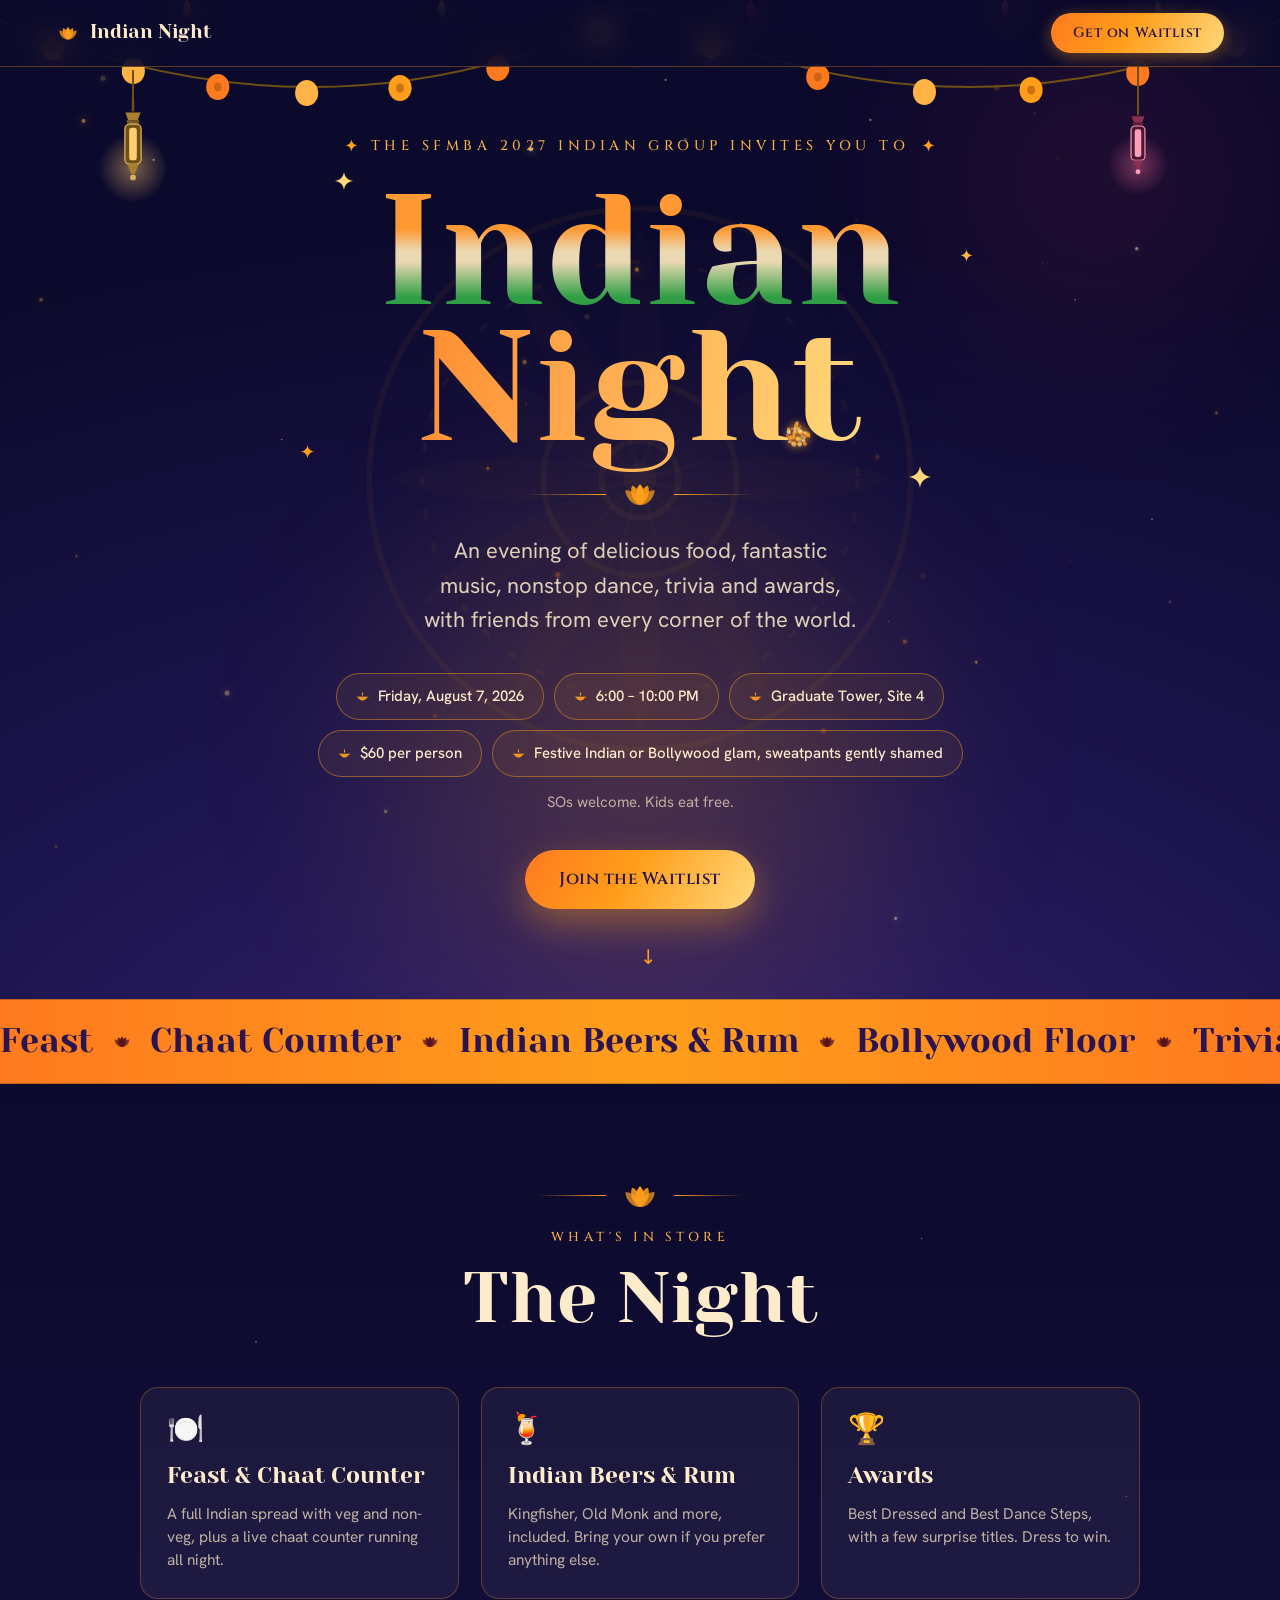
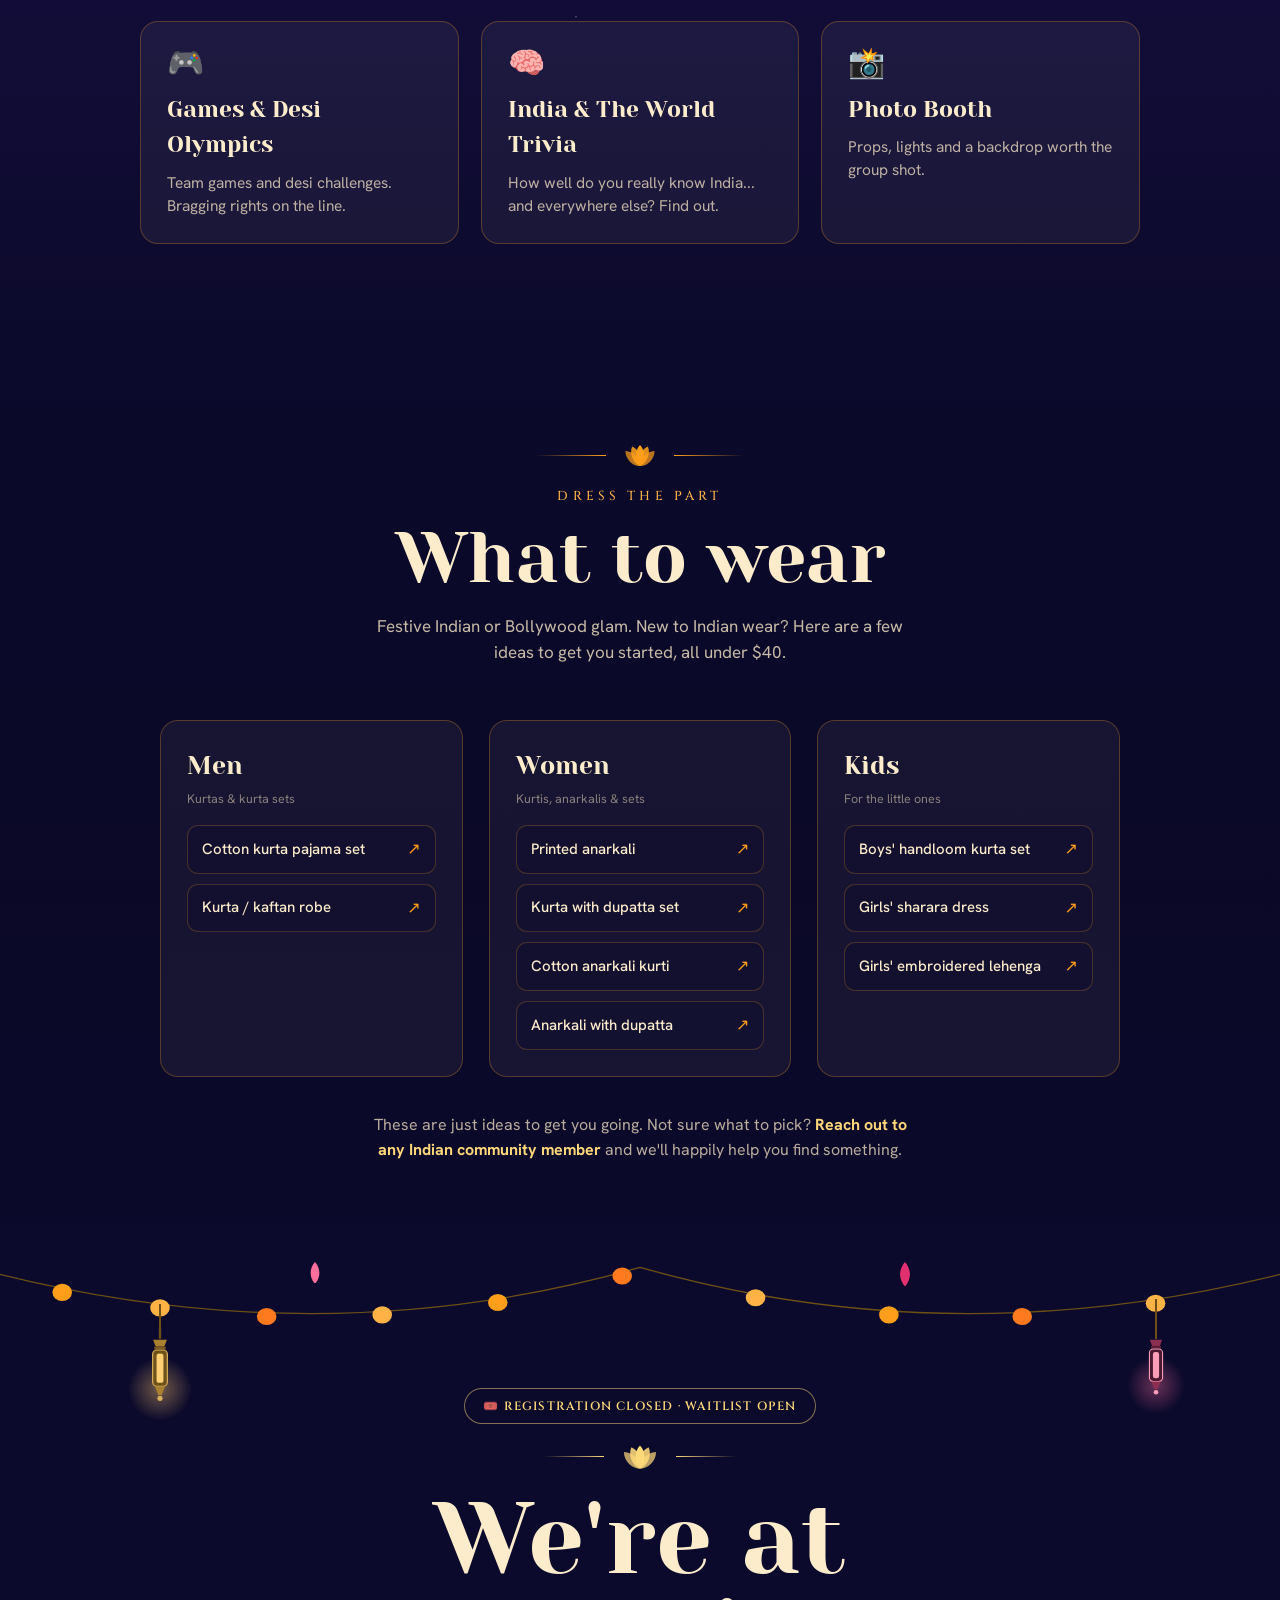
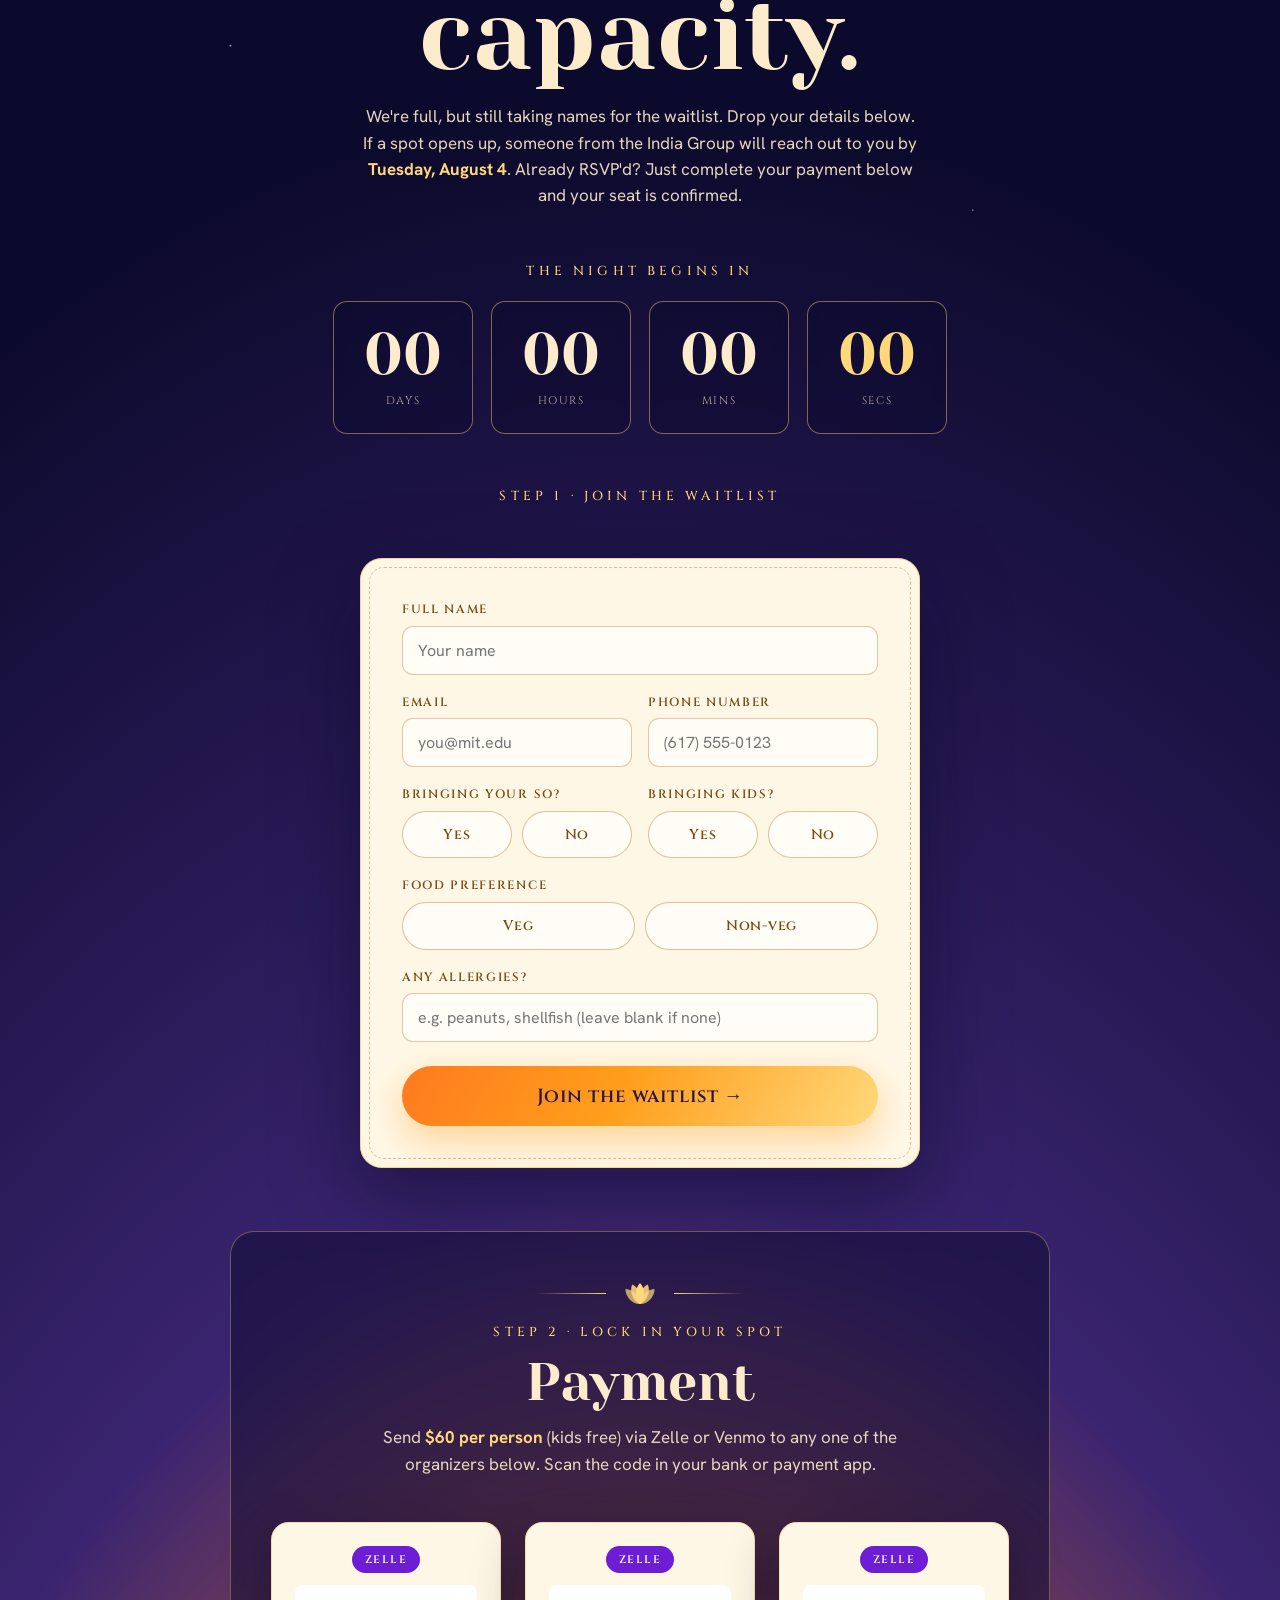
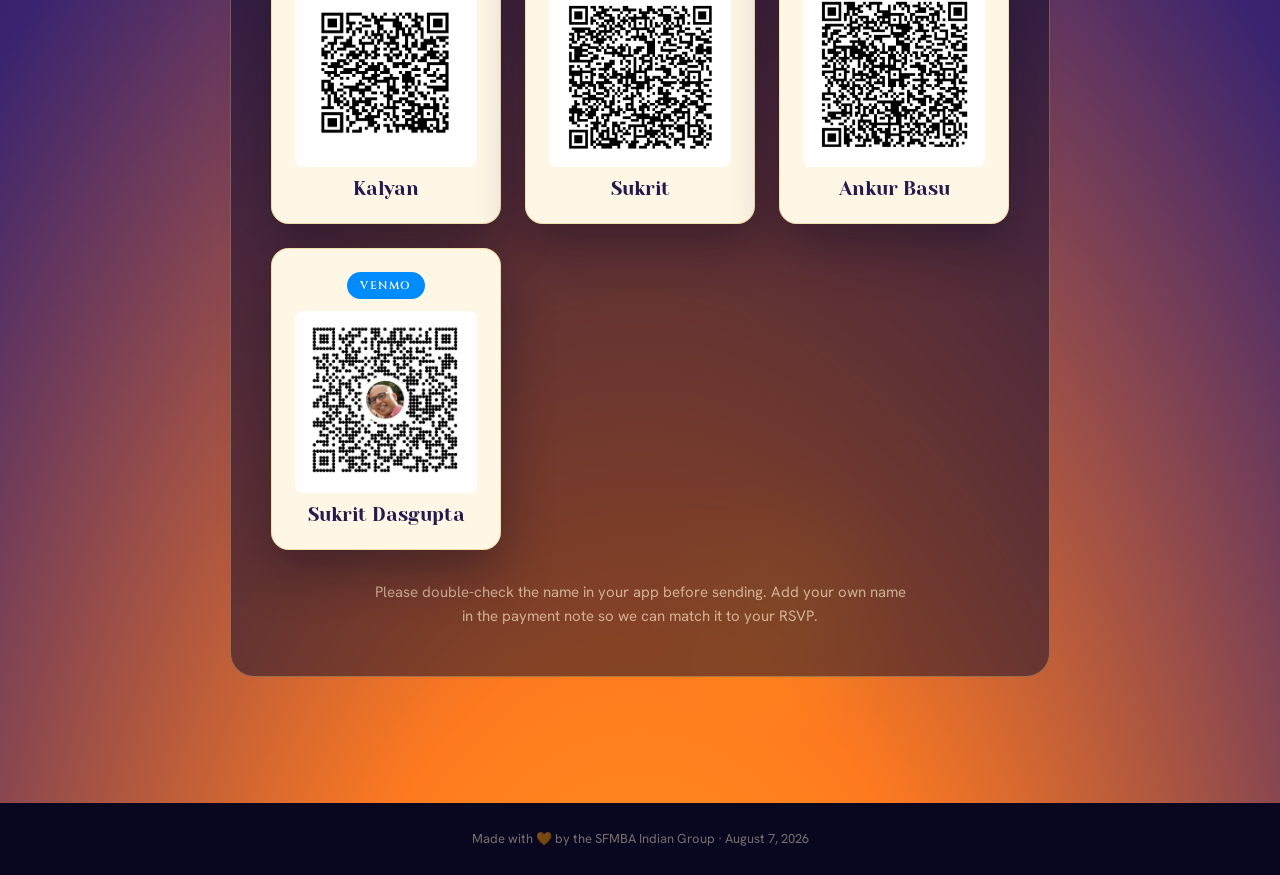
<file: indian-night/index.html>
<!DOCTYPE html>
<html lang="en">
<head>
<meta charset="utf-8">
<meta name="viewport" content="width=device-width, initial-scale=1">
<title>Indian Night · SFMBA · August 7, 2026</title>
<meta name="description" content="The SFMBA Indian Group invites you: food, a Bollywood dance floor and friends from everywhere. Friday, August 7, 2026, 6–10 PM at Graduate Tower, Site 4.">
<meta property="og:title" content="Indian Night · SFMBA">
<meta property="og:description" content="An evening of delicious food, fantastic music, nonstop dance, trivia and awards, with friends from every corner of the world. Fri, Aug 7 · 6–10 PM · Graduate Tower, Site 4. RSVP now!">
<link rel="preconnect" href="https://fonts.googleapis.com">
<link rel="preconnect" href="https://fonts.gstatic.com" crossorigin>
<link href="https://fonts.googleapis.com/css2?family=Yeseva+One&family=Marcellus&family=Cinzel:wght@400;500;600&family=Hanken+Grotesk:wght@300;400;500;600;700&display=swap" rel="stylesheet">
<style>
  *{box-sizing:border-box}
  html{scroll-behavior:smooth}
  body{margin:0;background:#0c0a2c}
  ::selection{background:#ff9e1b;color:#1d1550}
  @keyframes spin{to{transform:rotate(360deg)}}
  @keyframes marquee{from{transform:translateX(0)}to{transform:translateX(-50%)}}
  @keyframes shimmer{to{background-position:200% center}}
  @keyframes breathe{0%,100%{transform:scale(1);opacity:.5}50%{transform:scale(1.16);opacity:.74}}
  @keyframes breathe2{0%,100%{transform:scale(1.08);opacity:.42}50%{transform:scale(.92);opacity:.66}}
  @keyframes sway{0%,100%{transform:rotate(-2.6deg)}50%{transform:rotate(2.6deg)}}
  @keyframes flick{0%,100%{opacity:.95}45%{opacity:.62}70%{opacity:1}}
  @keyframes twinkle{0%,100%{opacity:.3}50%{opacity:1}}
  @keyframes glow{0%,100%{opacity:.5;transform:translateX(-50%) scale(1)}50%{opacity:.85;transform:translateX(-50%) scale(1.08)}}
  @keyframes drift{0%{transform:translateY(-10vh) rotate(0deg);opacity:0}10%{opacity:.95}100%{transform:translateY(112vh) rotate(260deg);opacity:0}}
  @keyframes cueBob{0%,100%{transform:translateX(-50%) translateY(0);opacity:.5}50%{transform:translateX(-50%) translateY(9px);opacity:1}}
  @keyframes revealUp{from{transform:translateY(28px)}to{transform:none}}
  @keyframes titleFloat{0%,100%{transform:translateY(0)}50%{transform:translateY(-9px)}}
  @keyframes swayTiny{0%,100%{transform:rotate(-.6deg)}50%{transform:rotate(.6deg)}}
  @keyframes ctaGlow{0%,100%{box-shadow:0 14px 36px rgba(255,158,27,.38)}50%{box-shadow:0 20px 58px rgba(255,158,27,.72)}}
  @keyframes popNum{0%{transform:scale(1)}45%{transform:scale(1.18)}100%{transform:scale(1)}}
  [data-cd]{display:inline-block}
  .cd-pop{animation:popNum .5s cubic-bezier(.34,1.56,.64,1)}
  .reveal-play{animation:revealUp .8s cubic-bezier(.16,.84,.44,1) both}
  @media (prefers-reduced-motion:reduce){.reveal-play{animation:none}}

  .page{position:relative;font-family:'Hanken Grotesk',system-ui,-apple-system,sans-serif;color:#fdeccb;background:#0c0a2c;overflow:hidden;line-height:1.55;
    --indigo:#1d1550;--indigo2:#2a1d68;--night:#0c0a2c;--night2:#08071f;--marigold:#ff9e1b;--marigold2:#ffb347;--orange:#ff7a1f;--gold:#e6b94d;--goldLite:#ffd87a;--cream:#fdeccb;--cream2:#f4ead4;--parch:#f6ecd6;--panel:#fff7e6;--ink:#241a4d;--magenta:#e0306f;--rose:#ff6f9c;--teal:#19b9a6;}

  .btn-gold{text-decoration:none;font-family:'Cinzel',serif;font-weight:600;letter-spacing:.03em;color:#2a1550;background:linear-gradient(120deg,var(--orange),var(--marigold) 45%,var(--goldLite));border-radius:999px;box-shadow:0 14px 36px rgba(255,158,27,.4);transition:transform .25s ease;display:inline-block;}
  .btn-gold:hover{transform:translateY(-3px) scale(1.02)}
  .nav-btn{text-decoration:none;font-family:'Cinzel',serif;font-weight:600;font-size:14px;letter-spacing:.04em;color:#2a1550;background:linear-gradient(120deg,var(--orange),var(--marigold) 45%,var(--goldLite));padding:9px 22px;border-radius:999px;box-shadow:0 4px 16px rgba(255,158,27,.4);transition:transform .2s ease,box-shadow .2s ease;}
  .nav-btn:hover{transform:translateY(-2px);box-shadow:0 8px 22px rgba(255,158,27,.6)}
  .nav-pay{text-decoration:none;font-family:'Cinzel',serif;font-weight:600;font-size:14px;letter-spacing:.04em;color:#fff;background:linear-gradient(120deg,#e0306f,#ff6f9c);padding:9px 20px;border-radius:999px;transition:transform .2s ease,box-shadow .2s ease;animation:payPulse 2.4s ease-in-out infinite;white-space:nowrap;}
  .nav-pay:hover{transform:translateY(-2px)}
  @keyframes payPulse{0%,100%{box-shadow:0 0 0 0 rgba(224,48,111,.55),0 4px 16px rgba(224,48,111,.4)}50%{box-shadow:0 0 0 7px rgba(224,48,111,0),0 6px 20px rgba(224,48,111,.6)}}
  @media (max-width:560px){.nav-btn{padding:9px 15px}.nav-pay{padding:9px 15px}}
  .chip{display:inline-flex;align-items:center;gap:9px;padding:11px 19px;border:1px solid rgba(255,158,27,.45);border-radius:999px;background:rgba(255,158,27,.07);font-weight:500;font-size:clamp(13px,1.7vw,15px);}

  /* ── RSVP form ── */
  .rsvp-card{position:relative;max-width:560px;margin:clamp(34px,6vh,52px) auto 0;background:var(--panel);color:var(--ink);border-radius:22px;padding:clamp(26px,4.5vw,42px);text-align:left;box-shadow:0 30px 80px rgba(8,7,31,.5),inset 0 0 0 1px rgba(230,185,77,.55);}
  .rsvp-card::before{content:"";position:absolute;inset:9px;border-radius:15px;border:1px dashed rgba(184,94,16,.4);pointer-events:none;}
  .f-label{display:block;font-family:'Cinzel',serif;font-size:12px;letter-spacing:.14em;text-transform:uppercase;font-weight:600;color:#7a4a12;margin:0 0 7px;}
  .f-input{width:100%;font-family:'Hanken Grotesk',sans-serif;font-size:16px;color:var(--ink);background:#fffdf6;border:1.5px solid rgba(184,94,16,.35);border-radius:11px;padding:13px 15px;outline:none;transition:border-color .2s ease,box-shadow .2s ease;}
  .f-input:focus{border-color:var(--marigold);box-shadow:0 0 0 3px rgba(255,158,27,.22)}
  .f-row{display:grid;grid-template-columns:1fr 1fr;gap:16px}
  @media (max-width:520px){.f-row{grid-template-columns:1fr}}
  .f-group{margin-bottom:18px}
  .pill-set{display:flex;gap:10px}
  .pill-set input{position:absolute;opacity:0;pointer-events:none}
  .pill{flex:1;text-align:center;font-family:'Cinzel',serif;font-weight:600;font-size:14px;letter-spacing:.05em;padding:12px 10px;border-radius:999px;border:1.5px solid rgba(184,94,16,.4);color:#7a4a12;cursor:pointer;user-select:none;transition:all .2s ease;background:#fffdf6;}
  .pill:hover{border-color:var(--marigold)}
  .pill-set input:checked + .pill{background:linear-gradient(120deg,var(--orange),var(--marigold) 55%,var(--goldLite));color:#2a1550;border-color:transparent;box-shadow:0 6px 18px rgba(255,158,27,.4);}
  .pill-set input:focus-visible + .pill{outline:2px solid var(--marigold);outline-offset:2px}
  .rsvp-submit{width:100%;border:none;cursor:pointer;font-size:clamp(16px,2.1vw,19px);padding:17px 20px;margin-top:6px;animation:ctaGlow 3.6s ease-in-out infinite;}
  .rsvp-submit:disabled{opacity:.6;cursor:wait;transform:none}
  .rsvp-error{display:none;margin:14px 0 0;font-size:14px;font-weight:600;color:#b3123e;text-align:center;}
  .rsvp-success{display:none;text-align:center;padding:clamp(10px,2vw,18px) 0;}
  .rsvp-success h3{font-family:'Yeseva One',serif;font-weight:400;font-size:clamp(26px,4.5vw,36px);color:var(--ink);margin:14px 0 10px;}
  .rsvp-success p{margin:0;color:rgba(36,26,77,.75);font-size:16px;}
  .cal-btn{display:inline-block;text-decoration:none;font-family:'Cinzel',serif;font-weight:600;font-size:13px;letter-spacing:.04em;color:#7a4a12;background:#fffdf6;border:1.5px solid rgba(184,94,16,.4);border-radius:999px;padding:11px 20px;transition:border-color .2s ease,transform .2s ease;}
  .cal-btn:hover{border-color:var(--marigold);transform:translateY(-1px)}
  .count-badge{display:none;margin:18px auto 0;font-family:'Cinzel',serif;font-size:13px;letter-spacing:.1em;color:var(--goldLite);}

  /* ── highlights ── */
  .hl-grid{display:grid;grid-template-columns:repeat(auto-fit,minmax(240px,1fr));gap:clamp(14px,2vw,22px);max-width:1000px;margin:clamp(40px,6vh,64px) auto 0;}
  .hl-card{position:relative;text-align:left;background:rgba(255,247,230,.05);border:1px solid rgba(255,158,27,.28);border-radius:18px;padding:clamp(20px,2.6vw,26px);transition:transform .25s ease,border-color .25s ease,background .25s ease;}
  .hl-card:hover{transform:translateY(-4px);border-color:rgba(255,158,27,.6);background:rgba(255,247,230,.08);}
  .hl-emoji{font-size:30px;line-height:1;display:block;margin-bottom:14px;}
  .hl-card h3{font-family:'Yeseva One',serif;font-weight:400;font-size:clamp(19px,2.4vw,23px);margin:0 0 8px;color:var(--cream);}
  .hl-card p{margin:0;font-size:clamp(14px,1.7vw,15.5px);color:rgba(253,236,203,.72);line-height:1.5;}

  /* ── dress ideas ── */
  .dress-grid{display:grid;grid-template-columns:repeat(auto-fit,minmax(240px,1fr));gap:clamp(16px,2.4vw,26px);max-width:960px;margin:clamp(38px,6vh,60px) auto 0;text-align:left;}
  .dress-col{background:rgba(255,247,230,.05);border:1px solid rgba(255,158,27,.28);border-radius:18px;padding:clamp(20px,2.6vw,26px);}
  .dress-col h3{font-family:'Yeseva One',serif;font-weight:400;font-size:clamp(20px,2.5vw,25px);margin:0 0 4px;color:var(--cream);}
  .dress-col .sub{font-size:12.5px;color:rgba(253,236,203,.5);margin:0 0 16px;}
  .dress-link{display:flex;align-items:center;gap:10px;text-decoration:none;color:var(--cream);font-size:15px;font-weight:500;padding:11px 14px;border-radius:11px;border:1px solid rgba(255,158,27,.22);background:rgba(12,10,44,.25);margin-bottom:10px;transition:border-color .2s ease,transform .2s ease,background .2s ease;}
  .dress-link:last-child{margin-bottom:0;}
  .dress-link:hover{border-color:rgba(255,158,27,.6);transform:translateX(3px);background:rgba(12,10,44,.4);}
  .dress-link .arr{margin-left:auto;color:var(--marigold);font-size:16px;}
  .dress-help{margin:clamp(28px,4vh,40px) auto 0;max-width:560px;font-size:clamp(14px,1.8vw,16px);color:rgba(253,236,203,.72);}
  .dress-help strong{color:var(--goldLite);}

  /* ── payment ── */
  .pay-grid{display:grid;grid-template-columns:repeat(auto-fit,minmax(210px,1fr));gap:clamp(16px,2.4vw,24px);max-width:900px;margin:clamp(36px,5vh,52px) auto 0;}
  .pay-card{background:var(--panel);border-radius:18px;padding:clamp(18px,2.4vw,24px);box-shadow:0 20px 50px rgba(8,7,31,.4),inset 0 0 0 1px rgba(230,185,77,.4);display:flex;flex-direction:column;align-items:center;gap:12px;}
  .pay-badge{font-family:'Cinzel',serif;font-weight:600;font-size:11px;letter-spacing:.14em;text-transform:uppercase;padding:5px 13px;border-radius:999px;color:#fff;}
  .pay-badge.zelle{background:#6d1ed4;}
  .pay-badge.venmo{background:#008cff;}
  .pay-card img{width:100%;max-width:190px;height:auto;border-radius:8px;display:block;}
  .pay-name{font-family:'Yeseva One',serif;font-size:19px;color:var(--ink);margin:0;line-height:1.1;text-align:center;}
  .pay-note{margin:clamp(22px,3.5vh,32px) auto 0;max-width:540px;font-size:clamp(13px,1.7vw,15px);color:rgba(253,236,203,.66);}
</style>
</head>
<body>
<div class="page" id="pageRoot">

  <!-- ░░ MOTIF SPRITE ░░ -->
  <svg width="0" height="0" style="position:absolute" aria-hidden="true"><defs>
    <symbol id="m-spark" viewBox="0 0 24 24"><path d="M12 1C12.7 7.3 16.7 11.3 23 12 16.7 12.7 12.7 16.7 12 23 11.3 16.7 7.3 12.7 1 12 7.3 11.3 11.3 7.3 12 1Z" fill="currentColor"/></symbol>
    <symbol id="m-lotus" viewBox="0 0 80 52"><g fill="currentColor"><path d="M40 48C30 40 28 18 40 6 52 18 50 40 40 48Z"/><path d="M40 48C30 40 28 18 40 6 52 18 50 40 40 48Z" transform="rotate(22 40 48)" opacity=".88"/><path d="M40 48C30 40 28 18 40 6 52 18 50 40 40 48Z" transform="rotate(-22 40 48)" opacity=".88"/><path d="M40 48C30 40 28 18 40 6 52 18 50 40 40 48Z" transform="rotate(44 40 48)" opacity=".72"/><path d="M40 48C30 40 28 18 40 6 52 18 50 40 40 48Z" transform="rotate(-44 40 48)" opacity=".72"/></g></symbol>
    <symbol id="m-diya" viewBox="0 0 64 52"><path d="M32 4C27 12 29 20 32 24 35 20 37 12 32 4Z" fill="currentColor"/><path d="M8 28C8 28 17 46 32 46 47 46 56 28 56 28Z" fill="currentColor" opacity=".92"/><path d="M5 28H59" stroke="currentColor" stroke-width="2.6" fill="none" stroke-linecap="round"/></symbol>
    <symbol id="m-mandala" viewBox="0 0 120 120"><g fill="none" stroke="currentColor"><circle cx="60" cy="60" r="56" stroke-width="1.2"/><circle cx="60" cy="60" r="45" stroke-width=".8" stroke-dasharray="2 5"/><circle cx="60" cy="60" r="20" stroke-width="1.2"/><circle cx="60" cy="60" r="8" stroke-width="1.2"/></g><g fill="currentColor" opacity=".4"><path d="M60 60C54 47 54 20 60 8 66 20 66 47 60 60Z"/><path d="M60 60C54 47 54 20 60 8 66 20 66 47 60 60Z" transform="rotate(30 60 60)"/><path d="M60 60C54 47 54 20 60 8 66 20 66 47 60 60Z" transform="rotate(60 60 60)"/><path d="M60 60C54 47 54 20 60 8 66 20 66 47 60 60Z" transform="rotate(90 60 60)"/><path d="M60 60C54 47 54 20 60 8 66 20 66 47 60 60Z" transform="rotate(120 60 60)"/><path d="M60 60C54 47 54 20 60 8 66 20 66 47 60 60Z" transform="rotate(150 60 60)"/><path d="M60 60C54 47 54 20 60 8 66 20 66 47 60 60Z" transform="rotate(180 60 60)"/><path d="M60 60C54 47 54 20 60 8 66 20 66 47 60 60Z" transform="rotate(210 60 60)"/><path d="M60 60C54 47 54 20 60 8 66 20 66 47 60 60Z" transform="rotate(240 60 60)"/><path d="M60 60C54 47 54 20 60 8 66 20 66 47 60 60Z" transform="rotate(270 60 60)"/><path d="M60 60C54 47 54 20 60 8 66 20 66 47 60 60Z" transform="rotate(300 60 60)"/><path d="M60 60C54 47 54 20 60 8 66 20 66 47 60 60Z" transform="rotate(330 60 60)"/></g><circle cx="60" cy="60" r="3.4" fill="currentColor"/></symbol>
    <symbol id="m-petal" viewBox="0 0 22 30"><path d="M11 0C3 9 3 21 11 30 19 21 19 9 11 0Z" fill="currentColor"/></symbol>
    <symbol id="m-lantern" viewBox="0 0 44 96">
      <line x1="22" y1="0" x2="22" y2="13" stroke="#6f5014" stroke-width="2.6"/>
      <path d="M14 14H30L27 22H17Z" fill="#a9802f"/><rect x="15.5" y="22" width="13" height="3.4" fill="#7c5c1e"/>
      <rect x="13.5" y="26" width="17" height="42" rx="5" fill="#6f5018" stroke="#d8b057" stroke-width="1.4"/>
      <rect x="18" y="30" width="8" height="34" rx="3" fill="#ffcf72"/>
      <path d="M16 68H28L24 78H20Z" fill="#a9802f"/><circle cx="22" cy="82" r="3" fill="#d8b057"/>
    </symbol>
    <symbol id="m-lantern2" viewBox="0 0 44 96">
      <line x1="22" y1="0" x2="22" y2="13" stroke="#6f5014" stroke-width="2.6"/>
      <path d="M14 14H30L27 22H17Z" fill="#8a2f4f"/><rect x="15.5" y="22" width="13" height="3.4" fill="#5a1d33"/>
      <rect x="13.5" y="26" width="17" height="42" rx="5" fill="#4a1830" stroke="#ff9eb8" stroke-width="1.4"/>
      <rect x="18" y="30" width="8" height="34" rx="3" fill="#ff9eb8"/>
      <path d="M16 68H28L24 78H20Z" fill="#8a2f4f"/><circle cx="22" cy="82" r="3" fill="#ff9eb8"/>
    </symbol>
  </defs></svg>

  <!-- ░░ STICKY NAV ░░ -->
  <div data-nav style="position:fixed;top:0;left:0;right:0;z-index:60;display:flex;align-items:center;justify-content:space-between;gap:20px;padding:13px clamp(18px,5vw,56px);background:rgba(12,10,44,.82);backdrop-filter:blur(16px);-webkit-backdrop-filter:blur(16px);border-bottom:1px solid rgba(255,158,27,.32);">
    <div style="display:flex;align-items:center;gap:10px;font-family:'Yeseva One',serif;font-size:clamp(15px,1.9vw,19px);color:var(--cream);line-height:1;">
      <svg width="24" height="16" viewBox="0 0 80 52" style="color:var(--marigold);display:block;flex:none;"><use href="#m-lotus"/></svg>
      <span style="display:block;">Indian Night</span>
    </div>
    <a href="#pay" class="nav-btn" style="animation:ctaGlow 3.6s ease-in-out infinite;">Get on Waitlist</a>
  </div>

  <!-- ░░ HERO ░░ -->
  <section style="position:relative;min-height:100vh;display:flex;align-items:center;justify-content:center;padding:clamp(108px,15vh,150px) clamp(22px,6vw,80px) clamp(80px,10vh,110px);overflow:hidden;background:radial-gradient(125% 95% at 50% 118%,#3a2470 0%,#1d1550 46%,#0c0a2c 100%);">
    <!-- stars -->
    <div style="position:absolute;inset:0;background-image:radial-gradient(1.5px 1.5px at 12% 16%,rgba(255,240,200,.8),transparent),radial-gradient(1.3px 1.3px at 32% 28%,rgba(255,240,200,.6),transparent),radial-gradient(1.6px 1.6px at 68% 12%,rgba(255,240,200,.7),transparent),radial-gradient(1.2px 1.2px at 84% 30%,rgba(255,240,200,.6),transparent),radial-gradient(1.4px 1.4px at 52% 8%,rgba(255,240,200,.7),transparent),radial-gradient(1.2px 1.2px at 22% 44%,rgba(255,240,200,.5),transparent),radial-gradient(1.3px 1.3px at 90% 52%,rgba(255,240,200,.55),transparent);animation:twinkle 5s ease-in-out infinite;pointer-events:none;"></div>
    <!-- glow blobs -->
    <div data-parallax data-speed="0.12" data-mouse="26" data-base="translateX(-50%)" style="position:absolute;bottom:-14%;left:50%;width:60vw;height:60vw;max-width:760px;max-height:760px;border-radius:50%;background:radial-gradient(circle,rgba(255,158,27,.4),transparent 66%);filter:blur(80px);opacity:.6;transform:translateX(-50%);animation:breathe 13s ease-in-out infinite;pointer-events:none;"></div>
    <div data-parallax data-speed="0.2" data-mouse="18" style="position:absolute;top:-8%;right:-6%;width:42vw;height:42vw;max-width:520px;max-height:520px;border-radius:50%;background:radial-gradient(circle,rgba(224,48,111,.3),transparent 68%);filter:blur(80px);opacity:.45;animation:breathe2 15s ease-in-out infinite;pointer-events:none;"></div>
    <!-- faded mandala -->
    <div data-parallax data-speed="-0.05" data-mouse="12" style="position:absolute;top:48%;left:50%;width:min(82vw,580px);height:min(82vw,580px);margin-left:calc(min(82vw,580px) / -2);margin-top:calc(min(82vw,580px) / -2);color:rgba(255,158,27,.05);pointer-events:none;"><div style="width:100%;height:100%;animation:spin 200s linear infinite;"><svg width="100%" height="100%" viewBox="0 0 120 120"><use href="#m-mandala"/></svg></div></div>

    <!-- marigold garland across top -->
    <div style="position:absolute;top:0;left:0;width:100%;z-index:1;pointer-events:none;transform-origin:top center;animation:swayTiny 10s ease-in-out infinite;">
    <svg viewBox="0 0 1440 120" preserveAspectRatio="none" style="display:block;width:100%;height:clamp(72px,10vw,120px);">
      <path d="M-20 12 Q360 164 720 8 Q1080 164 1460 12" fill="none" stroke="#6f5014" stroke-width="2"/>
      <g><circle cx="60" cy="47" r="13" fill="#ff9e1b"/><circle cx="150" cy="71" r="13" fill="#ffb347"/><circle cx="245" cy="87" r="13" fill="#ff7a1f"/><circle cx="345" cy="93" r="13" fill="#ffb347"/><circle cx="450" cy="88" r="13" fill="#ff9e1b"/><circle cx="560" cy="68" r="13" fill="#ff7a1f"/><circle cx="675" cy="32" r="13" fill="#ffb347"/><circle cx="800" cy="45" r="13" fill="#ff9e1b"/><circle cx="920" cy="77" r="13" fill="#ff7a1f"/><circle cx="1040" cy="92" r="13" fill="#ffb347"/><circle cx="1160" cy="90" r="13" fill="#ff9e1b"/><circle cx="1280" cy="73" r="13" fill="#ff7a1f"/><circle cx="1390" cy="44" r="13" fill="#ffb347"/></g>
      <g fill="#b85e10" opacity=".7"><circle cx="60" cy="47" r="4.5"/><circle cx="245" cy="87" r="4.5"/><circle cx="450" cy="88" r="4.5"/><circle cx="675" cy="32" r="4.5"/><circle cx="920" cy="77" r="4.5"/><circle cx="1160" cy="90" r="4.5"/><circle cx="1390" cy="44" r="4.5"/></g>
    </svg>

    <!-- hanging lanterns -->
    <div style="position:absolute;top:calc(clamp(72px,10vw,120px)*0.583);left:10.4%;transform:translateX(-50%);z-index:1;pointer-events:none;"><div style="display:flex;flex-direction:column;align-items:center;animation:sway 7s ease-in-out infinite;transform-origin:top center;"><div style="width:2px;height:30px;background:#6f5014;margin-bottom:-1px;"></div><div style="position:relative;"><div style="position:absolute;top:34px;left:50%;transform:translateX(-50%);width:70px;height:70px;border-radius:50%;background:radial-gradient(circle,rgba(255,200,110,.45),transparent 70%);animation:flick 4s ease-in-out infinite;"></div><svg width="42" height="92" viewBox="0 0 44 96" style="position:relative;display:block;"><use href="#m-lantern"/></svg></div></div></div>
    <div style="position:absolute;top:calc(clamp(72px,10vw,120px)*0.558);left:88.9%;transform:translateX(-50%);z-index:1;pointer-events:none;"><div style="display:flex;flex-direction:column;align-items:center;animation:sway 8.5s ease-in-out infinite .9s;transform-origin:top center;"><div style="width:2px;height:38px;background:#6f5014;margin-bottom:-1px;"></div><div style="position:relative;"><div style="position:absolute;top:30px;left:50%;transform:translateX(-50%);width:62px;height:62px;border-radius:50%;background:radial-gradient(circle,rgba(255,111,156,.4),transparent 70%);animation:flick 5s ease-in-out infinite .6s;"></div><svg width="36" height="80" viewBox="0 0 44 96" style="position:relative;display:block;"><use href="#m-lantern2"/></svg></div></div></div>
    </div>

    <!-- drifting petals -->
    <div style="position:absolute;top:0;left:14%;width:16px;color:var(--orange);animation:drift 13s linear infinite;pointer-events:none;"><svg width="100%" viewBox="0 0 22 30"><use href="#m-petal"/></svg></div>
    <div style="position:absolute;top:0;left:34%;width:13px;color:var(--marigold2);animation:drift 16s linear infinite 3s;pointer-events:none;"><svg width="100%" viewBox="0 0 22 30"><use href="#m-petal"/></svg></div>
    <div style="position:absolute;top:0;left:58%;width:18px;color:var(--magenta);animation:drift 14s linear infinite 6s;pointer-events:none;"><svg width="100%" viewBox="0 0 22 30"><use href="#m-petal"/></svg></div>
    <div style="position:absolute;top:0;left:78%;width:14px;color:var(--rose);animation:drift 17s linear infinite 1.5s;pointer-events:none;"><svg width="100%" viewBox="0 0 22 30"><use href="#m-petal"/></svg></div>
    <div style="position:absolute;top:0;left:90%;width:12px;color:var(--marigold);animation:drift 15s linear infinite 8s;pointer-events:none;"><svg width="100%" viewBox="0 0 22 30"><use href="#m-petal"/></svg></div>

    <canvas id="emberCanvas" style="position:absolute;inset:0;width:100%;height:100%;pointer-events:none;"></canvas>

    <div style="position:relative;z-index:2;text-align:center;max-width:680px;">
      <div data-reveal style="display:inline-flex;align-items:center;gap:13px;font-family:'Cinzel',serif;font-size:clamp(11px,1.4vw,14px);letter-spacing:.32em;text-transform:uppercase;font-weight:500;color:var(--marigold2);margin-bottom:clamp(16px,3vh,26px);">
        <svg width="13" height="13" style="color:var(--marigold)"><use href="#m-spark"/></svg>
        The SFMBA 2027 Indian Group invites you to
        <svg width="13" height="13" style="color:var(--marigold)"><use href="#m-spark"/></svg>
      </div>

      <div data-reveal style="position:relative;">
        <svg width="20" height="20" style="position:absolute;top:-4%;left:5%;color:var(--goldLite);animation:twinkle 2.6s ease-in-out infinite;"><use href="#m-spark"/></svg>
        <svg width="13" height="13" style="position:absolute;top:22%;right:1%;color:var(--marigold2);animation:twinkle 3.4s ease-in-out infinite 1.1s;"><use href="#m-spark"/></svg>
        <svg width="15" height="15" style="position:absolute;bottom:8%;left:0%;color:var(--marigold);animation:twinkle 3s ease-in-out infinite .5s;"><use href="#m-spark"/></svg>
        <svg width="24" height="24" style="position:absolute;bottom:-2%;right:7%;color:var(--goldLite);animation:twinkle 2.3s ease-in-out infinite 1.7s;"><use href="#m-spark"/></svg>
        <h1 style="font-family:'Yeseva One',serif;font-weight:400;font-size:clamp(58px,13vw,158px);line-height:.86;letter-spacing:.005em;margin:0;animation:titleFloat 7s ease-in-out infinite;">
          <span style="display:block;background:linear-gradient(180deg,#ff9933 0%,#ff9933 34%,#e9d8b2 50%,#e9d8b2 58%,#2f9e44 84%);-webkit-background-clip:text;background-clip:text;color:transparent;">Indian</span>
          <span style="display:block;padding-bottom:.18em;margin-bottom:-.18em;background:linear-gradient(100deg,var(--orange),var(--goldLite) 38%,var(--marigold) 62%,var(--orange));background-size:220% auto;-webkit-background-clip:text;background-clip:text;color:transparent;animation:shimmer 7s linear infinite;">Night</span>
        </h1>
      </div>

      <div data-reveal style="display:flex;align-items:center;justify-content:center;gap:14px;margin:clamp(18px,3vh,28px) 0;color:var(--marigold);">
        <span style="height:1px;width:clamp(36px,10vw,80px);background:linear-gradient(90deg,transparent,currentColor);"></span>
        <svg width="40" height="26" style="color:var(--marigold)"><use href="#m-lotus"/></svg>
        <span style="height:1px;width:clamp(36px,10vw,80px);background:linear-gradient(90deg,currentColor,transparent);"></span>
      </div>

      <p data-reveal style="font-size:clamp(16px,2.2vw,22px);font-weight:400;color:rgba(253,236,203,.86);max-width:540px;margin:0 auto;text-wrap:balance;">
        An evening of delicious food, fantastic music, nonstop dance, trivia and awards, with friends from every corner of the world.
      </p>

      <div data-reveal style="display:flex;flex-wrap:wrap;align-items:center;justify-content:center;gap:10px;margin:clamp(26px,4vh,38px) auto 0;">
        <span class="chip"><svg width="13" height="13" style="color:var(--marigold)"><use href="#m-diya"/></svg> Friday, August 7, 2026</span>
        <span class="chip"><svg width="13" height="13" style="color:var(--marigold)"><use href="#m-diya"/></svg> 6:00 – 10:00 PM</span>
        <span class="chip"><svg width="13" height="13" style="color:var(--marigold)"><use href="#m-diya"/></svg> Graduate Tower, Site 4</span>
        <span class="chip"><svg width="13" height="13" style="color:var(--marigold)"><use href="#m-diya"/></svg> $60 per person</span>
        <span class="chip"><svg width="13" height="13" style="color:var(--marigold)"><use href="#m-diya"/></svg> Festive Indian or Bollywood glam, sweatpants gently shamed</span>
      </div>
      <p data-reveal style="margin:14px auto 0;max-width:520px;font-size:clamp(13px,1.6vw,15px);color:rgba(253,236,203,.68);">SOs welcome. Kids eat free.</p>

      <div data-reveal style="display:flex;flex-wrap:wrap;align-items:center;justify-content:center;gap:14px;margin-top:clamp(28px,4vh,38px);">
        <a href="#pay" class="btn-gold" style="font-size:clamp(14px,1.8vw,17px);padding:16px 34px;animation:ctaGlow 3.6s ease-in-out infinite;">Join the Waitlist</a>
      </div>

    </div>

    <div style="position:absolute;bottom:26px;left:50%;font-size:20px;color:var(--marigold);animation:cueBob 2s ease-in-out infinite;z-index:2;">↓</div>
  </section>

  <!-- ░░ MARQUEE ░░ -->
  <div style="background:linear-gradient(90deg,var(--orange),var(--marigold) 50%,var(--orange));overflow:hidden;padding:15px 0;position:relative;border-top:1px solid rgba(12,10,44,.25);border-bottom:1px solid rgba(12,10,44,.25);">
    <div style="display:flex;white-space:nowrap;animation:marquee 36s linear infinite;will-change:transform;font-family:'Yeseva One',serif;font-size:clamp(20px,3.2vw,34px);color:#2a1550;">
      <span style="display:inline-flex;align-items:center;gap:.55em;padding-right:.55em;">Feast<svg width="20" height="13" style="color:#5a141f"><use href="#m-lotus"/></svg>Chaat Counter<svg width="20" height="13" style="color:#5a141f"><use href="#m-lotus"/></svg>Indian Beers &amp; Rum<svg width="20" height="13" style="color:#5a141f"><use href="#m-lotus"/></svg>Bollywood Floor<svg width="20" height="13" style="color:#5a141f"><use href="#m-lotus"/></svg>Trivia<svg width="20" height="13" style="color:#5a141f"><use href="#m-lotus"/></svg>Desi Olympics<svg width="20" height="13" style="color:#5a141f"><use href="#m-lotus"/></svg>Awards<svg width="20" height="13" style="color:#5a141f"><use href="#m-lotus"/></svg>Photo Booth<svg width="20" height="13" style="color:#5a141f"><use href="#m-lotus"/></svg></span>
      <span style="display:inline-flex;align-items:center;gap:.55em;padding-right:.55em;" aria-hidden="true">Feast<svg width="20" height="13" style="color:#5a141f"><use href="#m-lotus"/></svg>Chaat Counter<svg width="20" height="13" style="color:#5a141f"><use href="#m-lotus"/></svg>Indian Beers &amp; Rum<svg width="20" height="13" style="color:#5a141f"><use href="#m-lotus"/></svg>Bollywood Floor<svg width="20" height="13" style="color:#5a141f"><use href="#m-lotus"/></svg>Trivia<svg width="20" height="13" style="color:#5a141f"><use href="#m-lotus"/></svg>Desi Olympics<svg width="20" height="13" style="color:#5a141f"><use href="#m-lotus"/></svg>Awards<svg width="20" height="13" style="color:#5a141f"><use href="#m-lotus"/></svg>Photo Booth<svg width="20" height="13" style="color:#5a141f"><use href="#m-lotus"/></svg></span>
    </div>
  </div>

  <!-- ░░ HIGHLIGHTS ░░ -->
  <section style="position:relative;padding:clamp(72px,11vh,120px) clamp(22px,6vw,80px);background:linear-gradient(180deg,#0c0a2c,#120d38 60%,#0c0a2c);overflow:hidden;text-align:center;">
    <div style="position:absolute;inset:0;background-image:radial-gradient(1.4px 1.4px at 20% 30%,rgba(255,240,200,.5),transparent),radial-gradient(1.2px 1.2px at 72% 18%,rgba(255,240,200,.45),transparent),radial-gradient(1.3px 1.3px at 45% 62%,rgba(255,240,200,.4),transparent),radial-gradient(1.2px 1.2px at 88% 48%,rgba(255,240,200,.4),transparent);pointer-events:none;"></div>
    <div style="position:relative;z-index:2;max-width:1000px;margin:0 auto;">
      <div data-reveal style="display:flex;align-items:center;justify-content:center;gap:14px;margin-bottom:18px;color:var(--marigold);"><span style="height:1px;width:clamp(36px,10vw,70px);background:linear-gradient(90deg,transparent,currentColor);"></span><svg width="40" height="26" style="color:var(--marigold)"><use href="#m-lotus"/></svg><span style="height:1px;width:clamp(36px,10vw,70px);background:linear-gradient(90deg,currentColor,transparent);"></span></div>
      <div data-reveal style="font-family:'Cinzel',serif;font-size:13px;letter-spacing:.32em;text-transform:uppercase;color:var(--marigold2);font-weight:500;margin-bottom:16px;">What's in store</div>
      <h2 data-reveal style="font-family:'Yeseva One',serif;font-weight:400;font-size:clamp(36px,6.5vw,72px);line-height:.98;margin:0;color:var(--cream);text-wrap:balance;">The Night</h2>

      <div class="hl-grid" data-reveal>
        <div class="hl-card"><span class="hl-emoji">🍽️</span><h3>Feast &amp; Chaat Counter</h3><p>A full Indian spread with veg and non-veg, plus a live chaat counter running all night.</p></div>
        <div class="hl-card"><span class="hl-emoji">🍹</span><h3>Indian Beers &amp; Rum</h3><p>Kingfisher, Old Monk and more, included. Bring your own if you prefer anything else.</p></div>
        <div class="hl-card"><span class="hl-emoji">🏆</span><h3>Awards</h3><p>Best Dressed and Best Dance Steps, with a few surprise titles. Dress to win.</p></div>
        <div class="hl-card"><span class="hl-emoji">🎮</span><h3>Games &amp; Desi Olympics</h3><p>Team games and desi challenges. Bragging rights on the line.</p></div>
        <div class="hl-card"><span class="hl-emoji">🧠</span><h3>India &amp; The World Trivia</h3><p>How well do you really know India... and everywhere else? Find out.</p></div>
        <div class="hl-card"><span class="hl-emoji">📸</span><h3>Photo Booth</h3><p>Props, lights and a backdrop worth the group shot.</p></div>
      </div>
    </div>
  </section>

  <!-- ░░ DRESS IDEAS ░░ -->
  <section style="position:relative;padding:clamp(72px,11vh,120px) clamp(22px,6vw,80px);background:linear-gradient(180deg,#0c0a2c,#0a0826 60%,#0c0a2c);overflow:hidden;text-align:center;">
    <div style="position:relative;z-index:2;max-width:960px;margin:0 auto;">
      <div data-reveal style="display:flex;align-items:center;justify-content:center;gap:14px;margin-bottom:18px;color:var(--marigold);"><span style="height:1px;width:clamp(36px,10vw,70px);background:linear-gradient(90deg,transparent,currentColor);"></span><svg width="40" height="26" style="color:var(--marigold)"><use href="#m-lotus"/></svg><span style="height:1px;width:clamp(36px,10vw,70px);background:linear-gradient(90deg,currentColor,transparent);"></span></div>
      <div data-reveal style="font-family:'Cinzel',serif;font-size:13px;letter-spacing:.32em;text-transform:uppercase;color:var(--marigold2);font-weight:500;margin-bottom:16px;">Dress the part</div>
      <h2 data-reveal style="font-family:'Yeseva One',serif;font-weight:400;font-size:clamp(36px,6.5vw,72px);line-height:.98;margin:0;color:var(--cream);text-wrap:balance;">What to wear</h2>
      <p data-reveal style="margin:20px auto 0;max-width:560px;font-size:clamp(15px,1.9vw,17px);color:rgba(253,236,203,.78);">Festive Indian or Bollywood glam. New to Indian wear? Here are a few ideas to get you started, all under $40.</p>

      <div class="dress-grid" data-reveal>
        <div class="dress-col">
          <h3>Men</h3>
          <p class="sub">Kurtas &amp; kurta sets</p>
          <a class="dress-link" href="https://www.amazon.com/dp/B0CFW3F4WB" target="_blank" rel="noopener">Cotton kurta pajama set <span class="arr">↗</span></a>
          <a class="dress-link" href="https://www.amazon.com/dp/B0FBWPX8HP" target="_blank" rel="noopener">Kurta / kaftan robe <span class="arr">↗</span></a>
        </div>
        <div class="dress-col">
          <h3>Women</h3>
          <p class="sub">Kurtis, anarkalis &amp; sets</p>
          <a class="dress-link" href="https://www.amazon.com/dp/B0DZGPG96M" target="_blank" rel="noopener">Printed anarkali <span class="arr">↗</span></a>
          <a class="dress-link" href="https://www.amazon.com/dp/B07R4M7CX2" target="_blank" rel="noopener">Kurta with dupatta set <span class="arr">↗</span></a>
          <a class="dress-link" href="https://www.amazon.com/dp/B07RG5T8ZL" target="_blank" rel="noopener">Cotton anarkali kurti <span class="arr">↗</span></a>
          <a class="dress-link" href="https://www.amazon.com/dp/B0G4WRNXV6" target="_blank" rel="noopener">Anarkali with dupatta <span class="arr">↗</span></a>
        </div>
        <div class="dress-col">
          <h3>Kids</h3>
          <p class="sub">For the little ones</p>
          <a class="dress-link" href="https://www.amazon.com/dp/B08N6NKKQB" target="_blank" rel="noopener">Boys' handloom kurta set <span class="arr">↗</span></a>
          <a class="dress-link" href="https://www.amazon.com/dp/B09JLZL74V" target="_blank" rel="noopener">Girls' sharara dress <span class="arr">↗</span></a>
          <a class="dress-link" href="https://www.amazon.com/dp/B0GNN29WQG" target="_blank" rel="noopener">Girls' embroidered lehenga <span class="arr">↗</span></a>
        </div>
      </div>

      <p class="dress-help" data-reveal>These are just ideas to get you going. Not sure what to pick? <strong>Reach out to any Indian community member</strong> and we'll happily help you find something.</p>
    </div>
  </section>

  <!-- ░░ RSVP ░░ -->
  <section id="rsvp" style="position:relative;padding:clamp(90px,14vh,170px) clamp(22px,6vw,80px);background:radial-gradient(120% 100% at 50% 116%,#ff9e1b 0%,#ff7a1f 22%,#3a2470 60%,#0c0a2c 100%);overflow:hidden;text-align:center;">
    <div style="position:absolute;inset:0;background-image:radial-gradient(1.5px 1.5px at 18% 14%,rgba(255,240,200,.7),transparent),radial-gradient(1.3px 1.3px at 76% 20%,rgba(255,240,200,.6),transparent),radial-gradient(1.4px 1.4px at 52% 10%,rgba(255,240,200,.6),transparent),radial-gradient(1.2px 1.2px at 30% 26%,rgba(255,240,200,.5),transparent);pointer-events:none;"></div>
    <!-- garland -->
    <div style="position:absolute;top:0;left:0;width:100%;z-index:1;pointer-events:none;transform-origin:top center;animation:swayTiny 12s ease-in-out infinite;">
    <svg viewBox="0 0 1440 90" preserveAspectRatio="none" style="display:block;width:100%;height:70px;">
      <path d="M-20 10 Q360 124 720 7 Q1080 124 1460 10" fill="none" stroke="#6f5014" stroke-width="1.6"/>
      <g><circle cx="70" cy="39" r="11" fill="#ff9e1b"/><circle cx="180" cy="59" r="11" fill="#ffb347"/><circle cx="300" cy="70" r="11" fill="#ff7a1f"/><circle cx="430" cy="68" r="11" fill="#ffb347"/><circle cx="560" cy="52" r="11" fill="#ff9e1b"/><circle cx="700" cy="18" r="11" fill="#ff7a1f"/><circle cx="850" cy="46" r="11" fill="#ffb347"/><circle cx="1000" cy="68" r="11" fill="#ff9e1b"/><circle cx="1150" cy="70" r="11" fill="#ff7a1f"/><circle cx="1300" cy="53" r="11" fill="#ffb347"/></g>
    </svg>
    <!-- hanging lanterns -->
    <div style="position:absolute;top:42px;left:12.5%;transform:translateX(-50%);z-index:1;pointer-events:none;"><div style="display:flex;flex-direction:column;align-items:center;animation:sway 7.5s ease-in-out infinite .4s;transform-origin:top center;"><div style="width:2px;height:24px;background:#6f5014;margin-bottom:-1px;"></div><div style="position:relative;"><div style="position:absolute;top:30px;left:50%;transform:translateX(-50%);width:64px;height:64px;border-radius:50%;background:radial-gradient(circle,rgba(255,200,110,.42),transparent 70%);animation:flick 4.4s ease-in-out infinite;"></div><svg width="38" height="84" viewBox="0 0 44 96" style="position:relative;display:block;"><use href="#m-lantern"/></svg></div></div></div>
    <div style="position:absolute;top:37px;left:90.3%;transform:translateX(-50%);z-index:1;pointer-events:none;"><div style="display:flex;flex-direction:column;align-items:center;animation:sway 8.8s ease-in-out infinite 1.2s;transform-origin:top center;"><div style="width:2px;height:30px;background:#6f5014;margin-bottom:-1px;"></div><div style="position:relative;"><div style="position:absolute;top:28px;left:50%;transform:translateX(-50%);width:58px;height:58px;border-radius:50%;background:radial-gradient(circle,rgba(255,111,156,.38),transparent 70%);animation:flick 5.2s ease-in-out infinite .7s;"></div><svg width="34" height="76" viewBox="0 0 44 96" style="position:relative;display:block;"><use href="#m-lantern2"/></svg></div></div></div>
    </div>
    <!-- petals -->
    <div style="position:absolute;top:0;left:24%;width:16px;color:var(--rose);animation:drift 14s linear infinite 1s;pointer-events:none;"><svg width="100%" viewBox="0 0 22 30"><use href="#m-petal"/></svg></div>
    <div style="position:absolute;top:0;left:70%;width:18px;color:var(--magenta);animation:drift 16s linear infinite 4s;pointer-events:none;"><svg width="100%" viewBox="0 0 22 30"><use href="#m-petal"/></svg></div>
    <!-- lantern glow -->
    <div style="position:absolute;bottom:60px;left:50%;width:280px;height:280px;border-radius:50%;background:radial-gradient(circle,rgba(255,158,27,.34),transparent 68%);animation:glow 6s ease-in-out infinite;pointer-events:none;"></div>

    <div style="position:relative;z-index:2;max-width:820px;margin:0 auto;">
      <div data-reveal>
        <span style="display:inline-flex;align-items:center;gap:8px;padding:8px 18px;border-radius:999px;background:rgba(12,10,44,.4);border:1px solid rgba(255,216,122,.5);font-family:'Cinzel',serif;font-weight:600;font-size:12px;letter-spacing:.1em;text-transform:uppercase;color:var(--goldLite);margin-bottom:18px;">🎟️ Registration closed · Waitlist open</span>
        <div style="display:flex;align-items:center;justify-content:center;gap:14px;margin-bottom:20px;color:var(--goldLite);"><span style="height:1px;width:60px;background:linear-gradient(90deg,transparent,currentColor);"></span><svg width="44" height="29" style="color:var(--goldLite)"><use href="#m-lotus"/></svg><span style="height:1px;width:60px;background:linear-gradient(90deg,currentColor,transparent);"></span></div>
        <h2 style="font-family:'Yeseva One',serif;font-weight:400;font-size:clamp(42px,8vw,100px);line-height:.96;margin:0;color:var(--cream);text-wrap:balance;">We're at capacity.</h2>
        <p style="margin:20px auto 0;max-width:560px;font-size:clamp(15px,1.9vw,17px);color:rgba(253,236,203,.9);">We're full, but still taking names for the waitlist. Drop your details below. If a spot opens up, someone from the India Group will reach out to you by <strong style="color:var(--goldLite);">Tuesday, August 4</strong>. Already RSVP'd? Just complete your payment below and your seat is confirmed.</p>
      </div>

      <div data-reveal style="margin-top:clamp(34px,6vh,52px);font-family:'Cinzel',serif;font-size:13px;letter-spacing:.32em;text-transform:uppercase;color:var(--goldLite);font-weight:500;">The night begins in</div>
      <div data-reveal style="display:flex;justify-content:center;gap:clamp(10px,2vw,18px);margin:20px 0 clamp(34px,6vh,52px);">
        <div style="background:rgba(12,10,44,.36);backdrop-filter:blur(6px);border:1px solid rgba(255,216,122,.45);border-radius:14px;padding:clamp(14px,2.4vw,24px) clamp(16px,3vw,30px);min-width:clamp(64px,14vw,110px);"><div style="font-family:'Yeseva One',serif;font-size:clamp(30px,6vw,58px);line-height:1;color:var(--cream);font-variant-numeric:tabular-nums;" data-cd="d">--</div><div style="font-family:'Cinzel',serif;font-size:11px;letter-spacing:.14em;text-transform:uppercase;color:rgba(253,236,203,.7);margin-top:8px;">days</div></div>
        <div style="background:rgba(12,10,44,.36);backdrop-filter:blur(6px);border:1px solid rgba(255,216,122,.45);border-radius:14px;padding:clamp(14px,2.4vw,24px) clamp(16px,3vw,30px);min-width:clamp(64px,14vw,110px);"><div style="font-family:'Yeseva One',serif;font-size:clamp(30px,6vw,58px);line-height:1;color:var(--cream);font-variant-numeric:tabular-nums;" data-cd="h">--</div><div style="font-family:'Cinzel',serif;font-size:11px;letter-spacing:.14em;text-transform:uppercase;color:rgba(253,236,203,.7);margin-top:8px;">hours</div></div>
        <div style="background:rgba(12,10,44,.36);backdrop-filter:blur(6px);border:1px solid rgba(255,216,122,.45);border-radius:14px;padding:clamp(14px,2.4vw,24px) clamp(16px,3vw,30px);min-width:clamp(64px,14vw,110px);"><div style="font-family:'Yeseva One',serif;font-size:clamp(30px,6vw,58px);line-height:1;color:var(--cream);font-variant-numeric:tabular-nums;" data-cd="m">--</div><div style="font-family:'Cinzel',serif;font-size:11px;letter-spacing:.14em;text-transform:uppercase;color:rgba(253,236,203,.7);margin-top:8px;">mins</div></div>
        <div style="background:rgba(12,10,44,.36);backdrop-filter:blur(6px);border:1px solid rgba(255,216,122,.45);border-radius:14px;padding:clamp(14px,2.4vw,24px) clamp(16px,3vw,30px);min-width:clamp(64px,14vw,110px);"><div style="font-family:'Yeseva One',serif;font-size:clamp(30px,6vw,58px);line-height:1;color:var(--goldLite);font-variant-numeric:tabular-nums;" data-cd="s">--</div><div style="font-family:'Cinzel',serif;font-size:11px;letter-spacing:.14em;text-transform:uppercase;color:rgba(253,236,203,.7);margin-top:8px;">secs</div></div>
      </div>

      <div data-reveal style="font-family:'Cinzel',serif;font-size:13px;letter-spacing:.32em;text-transform:uppercase;color:var(--goldLite);font-weight:500;margin-bottom:14px;">Step 1 · Join the waitlist</div>
      <div class="rsvp-card" data-reveal>
        <form id="rsvpForm" novalidate>
          <div class="f-group">
            <label class="f-label" for="fName">Full name</label>
            <input class="f-input" id="fName" name="name" type="text" autocomplete="name" placeholder="Your name" required>
          </div>
          <div class="f-row">
            <div class="f-group">
              <label class="f-label" for="fEmail">Email</label>
              <input class="f-input" id="fEmail" name="email" type="email" autocomplete="email" placeholder="you@mit.edu" pattern="[^@\s]+@[^@\s]+\.[A-Za-z]{2,}" title="Enter a valid email like you@mit.edu" required>
            </div>
            <div class="f-group">
              <label class="f-label" for="fPhone">Phone number</label>
              <input class="f-input" id="fPhone" name="phone" type="tel" autocomplete="tel" inputmode="tel" placeholder="(617) 555-0123" required>
            </div>
          </div>
          <div class="f-row">
            <div class="f-group">
              <span class="f-label">Bringing your SO?</span>
              <div class="pill-set" role="radiogroup" aria-label="Bringing your significant other?">
                <input type="radio" id="soYes" name="so" value="Yes" required><label class="pill" for="soYes">Yes</label>
                <input type="radio" id="soNo" name="so" value="No"><label class="pill" for="soNo">No</label>
              </div>
            </div>
            <div class="f-group">
              <span class="f-label">Bringing kids?</span>
              <div class="pill-set" role="radiogroup" aria-label="Bringing kids?">
                <input type="radio" id="kidsYes" name="kids" value="Yes" required><label class="pill" for="kidsYes">Yes</label>
                <input type="radio" id="kidsNo" name="kids" value="No"><label class="pill" for="kidsNo">No</label>
              </div>
            </div>
          </div>
          <div class="f-group">
            <span class="f-label">Food preference</span>
            <div class="pill-set" role="radiogroup" aria-label="Food preference">
              <input type="radio" id="foodVeg" name="food" value="Veg" required><label class="pill" for="foodVeg">Veg</label>
              <input type="radio" id="foodNonVeg" name="food" value="Non-veg"><label class="pill" for="foodNonVeg">Non-veg</label>
            </div>
          </div>
          <div class="f-group">
            <label class="f-label" for="fAllergies">Any allergies?</label>
            <input class="f-input" id="fAllergies" name="allergies" type="text" placeholder="e.g. peanuts, shellfish (leave blank if none)">
          </div>
          <button type="submit" class="btn-gold rsvp-submit" id="rsvpBtn">Join the waitlist →</button>
          <p class="rsvp-error" id="rsvpError">Something went wrong. Please try again, or ping the organizers.</p>
        </form>
        <div class="rsvp-success" id="rsvpSuccess">
          <svg width="52" height="34" viewBox="0 0 80 52" style="color:var(--marigold)"><use href="#m-lotus"/></svg>
          <h3>You're on the waitlist!</h3>
          <p>Thanks, we've got your details. If a spot opens up, we'll reach out to you for payment.</p>
          <div style="display:flex;gap:10px;justify-content:center;flex-wrap:wrap;margin-top:22px;">
            <a class="cal-btn" href="https://calendar.google.com/calendar/render?action=TEMPLATE&amp;text=Indian%20Night%20%C2%B7%20SFMBA&amp;dates=20260807T180000/20260807T220000&amp;ctz=America/New_York&amp;details=An%20evening%20of%20good%20food%2C%20music%20and%20dance%20with%20the%20SFMBA%20Indian%20Group.&amp;location=Graduate%20Tower%2C%20Site%204" target="_blank" rel="noopener">📅 Google Calendar</a>
            <a class="cal-btn" id="icsBtn" href="#">📥 Apple / Outlook (.ics)</a>
          </div>
        </div>
      </div>
      <div id="pay" data-reveal style="margin-top:clamp(48px,7vh,72px);background:rgba(12,10,44,.5);backdrop-filter:blur(6px);-webkit-backdrop-filter:blur(6px);border:1px solid rgba(255,216,122,.35);border-radius:24px;padding:clamp(28px,5vw,48px) clamp(18px,4vw,40px);">
        <div style="display:flex;align-items:center;justify-content:center;gap:14px;margin-bottom:16px;color:var(--goldLite);"><span style="height:1px;width:clamp(36px,10vw,70px);background:linear-gradient(90deg,transparent,currentColor);"></span><svg width="40" height="26" style="color:var(--goldLite)"><use href="#m-lotus"/></svg><span style="height:1px;width:clamp(36px,10vw,70px);background:linear-gradient(90deg,currentColor,transparent);"></span></div>
        <div style="font-family:'Cinzel',serif;font-size:13px;letter-spacing:.32em;text-transform:uppercase;color:var(--goldLite);font-weight:500;margin-bottom:14px;">Step 2 · Lock in your spot</div>
        <h3 style="font-family:'Yeseva One',serif;font-weight:400;font-size:clamp(30px,5vw,52px);line-height:1;margin:0;color:var(--cream);">Payment</h3>
        <p style="margin:16px auto 0;max-width:560px;font-size:clamp(15px,1.9vw,17px);color:rgba(253,236,203,.9);">Send <strong style="color:var(--goldLite);">$60 per person</strong> (kids free) via Zelle or Venmo to any one of the organizers below. Scan the code in your bank or payment app.</p>

      <div class="pay-grid" data-reveal>
        <div class="pay-card"><span class="pay-badge zelle">Zelle</span><img src="payments/zelle-kalyan.png" alt="Zelle QR code for Kalyan" loading="lazy"><p class="pay-name">Kalyan</p></div>
        <div class="pay-card"><span class="pay-badge zelle">Zelle</span><img src="payments/zelle-sukrit.png" alt="Zelle QR code for Sukrit" loading="lazy"><p class="pay-name">Sukrit</p></div>
        <div class="pay-card"><span class="pay-badge zelle">Zelle</span><img src="payments/zelle-ankur.png" alt="Zelle QR code for Ankur Basu" loading="lazy"><p class="pay-name">Ankur Basu</p></div>
        <div class="pay-card"><span class="pay-badge venmo">Venmo</span><img src="payments/venmo-sukrit.png" alt="Venmo QR code for Sukrit Dasgupta" loading="lazy"><p class="pay-name">Sukrit Dasgupta</p></div>
      </div>

        <p class="pay-note">Please double-check the name in your app before sending. Add your own name in the payment note so we can match it to your RSVP.</p>
      </div>
    </div>
  </section>

  <footer style="padding:26px 20px;text-align:center;font-size:13px;color:rgba(253,236,203,.45);background:#08071f;">
    Made with 🧡 by the SFMBA Indian Group · August 7, 2026
  </footer>

</div>

<script>
/* ═══════════ CONFIG ═══════════
   Paste your Google Apps Script Web App URL between the quotes.
   Setup steps are in README.md — takes ~5 minutes. */
const RSVP_ENDPOINT = "https://script.google.com/macros/s/AKfycbwKIXMuxxsItLu4Blgx2rp_EiB52zZfmyjfTmhZZHg-uOBbH6GET8KZ7JgqBWuewxfW/exec";
/* ═════════════════════════════ */

(function () {
  // ── Countdown ──
  const target = new Date(2026, 7, 7, 18, 0, 0).getTime();
  const p = n => String(n).padStart(2, '0');
  const set = (k, v) => {
    document.querySelectorAll('[data-cd="' + k + '"]').forEach(el => {
      if (el.textContent !== v) {
        el.textContent = v;
        el.classList.remove('cd-pop');
        void el.offsetWidth;
        el.classList.add('cd-pop');
      }
    });
  };
  const tick = () => {
    let diff = target - Date.now();
    if (diff < 0) diff = 0;
    set('d', p(Math.floor(diff / 86400000)));
    set('h', p(Math.floor((diff % 86400000) / 3600000)));
    set('m', p(Math.floor((diff % 3600000) / 60000)));
    set('s', p(Math.floor((diff % 60000) / 1000)));
  };
  tick();
  setInterval(tick, 1000);

  // ── Scroll reveal ──
  const els = [...document.querySelectorAll('[data-reveal]')];
  if ('IntersectionObserver' in window) {
    const io = new IntersectionObserver((entries) => {
      entries.forEach(en => {
        if (en.isIntersecting) { en.target.classList.add('reveal-play'); io.unobserve(en.target); }
      });
    }, { threshold: 0.1, rootMargin: '0px 0px -7% 0px' });
    els.forEach(e => io.observe(e));
  }
  setTimeout(() => els.forEach(e => e.classList.add('reveal-play')), 1600);

  // ── Parallax ──
  const pEls = [...document.querySelectorAll('[data-parallax]')];
  let mx = 0, my = 0, tmx = 0, tmy = 0, ticking = false;
  const apply = () => {
    const y = window.scrollY || 0;
    mx += (tmx - mx) * 0.09;
    my += (tmy - my) * 0.09;
    pEls.forEach(el => {
      const sp = parseFloat(el.getAttribute('data-speed') || '0.2');
      const mf = parseFloat(el.getAttribute('data-mouse') || '0');
      const base = el.getAttribute('data-base') || '';
      el.style.transform = base + ' translate3d(' + (mx * mf) + 'px,' + (y * sp + my * mf) + 'px,0)';
    });
  };
  const onScroll = () => {
    if (ticking) return;
    ticking = true;
    requestAnimationFrame(() => { apply(); ticking = false; });
  };
  window.addEventListener('scroll', onScroll, { passive: true });
  window.addEventListener('pointermove', (e) => {
    tmx = (e.clientX / window.innerWidth - 0.5);
    tmy = (e.clientY / window.innerHeight - 0.5);
    onScroll();
  }, { passive: true });
  onScroll();

  // ── Ember canvas ──
  const canvas = document.getElementById('emberCanvas');
  const ctx = canvas.getContext('2d');
  const dpr = Math.min(window.devicePixelRatio || 1, 2);
  let W = 0, H = 0;
  const parts = [];
  const colors = ['#ff9e1b', '#ffb347', '#ffd87a', '#ff7a1f', '#fff0c8'];
  const resize = () => {
    const r = canvas.parentElement.getBoundingClientRect();
    W = canvas.width = Math.max(1, r.width * dpr);
    H = canvas.height = Math.max(1, r.height * dpr);
    canvas.style.width = r.width + 'px';
    canvas.style.height = r.height + 'px';
  };
  window.addEventListener('resize', resize);
  resize();
  const N = Math.max(26, Math.min(58, Math.floor(W / (30 * dpr))));
  for (let i = 0; i < N; i++) {
    parts.push({
      x: Math.random() * W, y: Math.random() * H,
      r: (Math.random() * 1.9 + 0.7) * dpr,
      vy: -(Math.random() * 0.3 + 0.1) * dpr,
      vx: (Math.random() - 0.5) * 0.14 * dpr,
      a: Math.random() * 0.5 + 0.2,
      c: colors[i % colors.length],
      tw: Math.random() * Math.PI * 2
    });
  }
  const bursts = [];
  let nextBurst = performance.now() + 2000;
  const spawnBurst = () => {
    const bx = W * (0.15 + Math.random() * 0.7);
    const by = H * (0.1 + Math.random() * 0.38);
    const n = 26 + Math.floor(Math.random() * 14);
    for (let i = 0; i < n; i++) {
      const ang = (Math.PI * 2 * i) / n + Math.random() * 0.25;
      const sp = (Math.random() * 1.7 + 0.7) * dpr;
      bursts.push({ x: bx, y: by, vx: Math.cos(ang) * sp, vy: Math.sin(ang) * sp, life: 1, decay: 0.011 + Math.random() * 0.012, c: colors[i % colors.length], r: (Math.random() * 1.5 + 0.8) * dpr });
    }
  };
  const draw = () => {
    ctx.clearRect(0, 0, W, H);
    const now = performance.now();
    if (now > nextBurst) { spawnBurst(); nextBurst = now + 2800 + Math.random() * 3200; }
    for (let i = bursts.length - 1; i >= 0; i--) {
      const b = bursts[i];
      b.x += b.vx; b.y += b.vy; b.vy += 0.014 * dpr; b.life -= b.decay;
      if (b.life <= 0) { bursts.splice(i, 1); continue; }
      ctx.globalAlpha = Math.max(0, b.life) * 0.9;
      ctx.beginPath();
      ctx.arc(b.x, b.y, b.r * (0.5 + b.life * 0.7), 0, Math.PI * 2);
      ctx.fillStyle = b.c;
      ctx.shadowColor = b.c;
      ctx.shadowBlur = 10 * dpr;
      ctx.fill();
    }
    for (const pt of parts) {
      pt.y += pt.vy; pt.x += pt.vx; pt.tw += 0.03;
      if (pt.y < -12) { pt.y = H + 12; pt.x = Math.random() * W; }
      if (pt.x < -12) pt.x = W + 12;
      if (pt.x > W + 12) pt.x = -12;
      const tw = Math.sin(pt.tw) * 0.4 + 0.6;
      ctx.globalAlpha = pt.a * tw;
      ctx.beginPath();
      ctx.arc(pt.x, pt.y, pt.r, 0, Math.PI * 2);
      ctx.fillStyle = pt.c;
      ctx.shadowColor = pt.c;
      ctx.shadowBlur = 8 * dpr;
      ctx.fill();
    }
    ctx.globalAlpha = 1;
    ctx.shadowBlur = 0;
    requestAnimationFrame(draw);
  };
  draw();

  // ── RSVP form ──
  const form = document.getElementById('rsvpForm');
  const btn = document.getElementById('rsvpBtn');
  const errEl = document.getElementById('rsvpError');
  const successEl = document.getElementById('rsvpSuccess');

  const showSuccess = () => {
    form.style.display = 'none';
    successEl.style.display = 'block';
  };

  // phone format check: optional +, 10 to 15 digits, common separators allowed
  const phoneInput = document.getElementById('fPhone');
  const validatePhone = () => {
    const v = phoneInput.value.trim();
    const okChars = /^[+\d\s\-().]*$/.test(v);
    const digits = v.replace(/\D/g, '');
    phoneInput.setCustomValidity(
      okChars && digits.length >= 10 && digits.length <= 15
        ? '' : 'Enter a valid phone number (10 to 15 digits, e.g. (617) 555-0123 or +91 98765 43210)'
    );
  };
  phoneInput.addEventListener('input', validatePhone);

  // .ics download for Apple/Outlook calendars
  document.getElementById('icsBtn').addEventListener('click', (e) => {
    e.preventDefault();
    const ics = [
      'BEGIN:VCALENDAR', 'VERSION:2.0', 'PRODID:-//SFMBA//Indian Night//EN',
      'BEGIN:VEVENT', 'UID:indian-night-2026@sfmba', 'DTSTAMP:20260702T000000Z',
      'DTSTART:20260807T180000', 'DTEND:20260807T220000',
      'SUMMARY:Indian Night · SFMBA',
      'DESCRIPTION:An evening of good food\\, music and dance with the SFMBA Indian Group.',
      'LOCATION:Graduate Tower\\, Site 4', 'END:VEVENT', 'END:VCALENDAR'
    ].join('\r\n');
    const url = URL.createObjectURL(new Blob([ics], { type: 'text/calendar' }));
    const a = document.createElement('a');
    a.href = url;
    a.download = 'indian-night.ics';
    document.body.appendChild(a);
    a.click();
    a.remove();
    setTimeout(() => URL.revokeObjectURL(url), 1000);
  });

  form.addEventListener('submit', async (e) => {
    e.preventDefault();
    errEl.style.display = 'none';
    validatePhone();
    if (!form.reportValidity()) return;

    const data = new FormData(form);
    btn.disabled = true;
    btn.textContent = 'Adding you…';

    try {
      if (!RSVP_ENDPOINT) throw new Error('RSVP endpoint not configured');
      const res = await fetch(RSVP_ENDPOINT, { method: 'POST', body: data });
      if (!res.ok) throw new Error('HTTP ' + res.status);
      showSuccess();
    } catch (err) {
      console.error('RSVP submit failed:', err);
      errEl.style.display = 'block';
      btn.disabled = false;
      btn.textContent = 'Join the waitlist →';
    }
  });

})();
</script>
</body>
</html>
</file>
